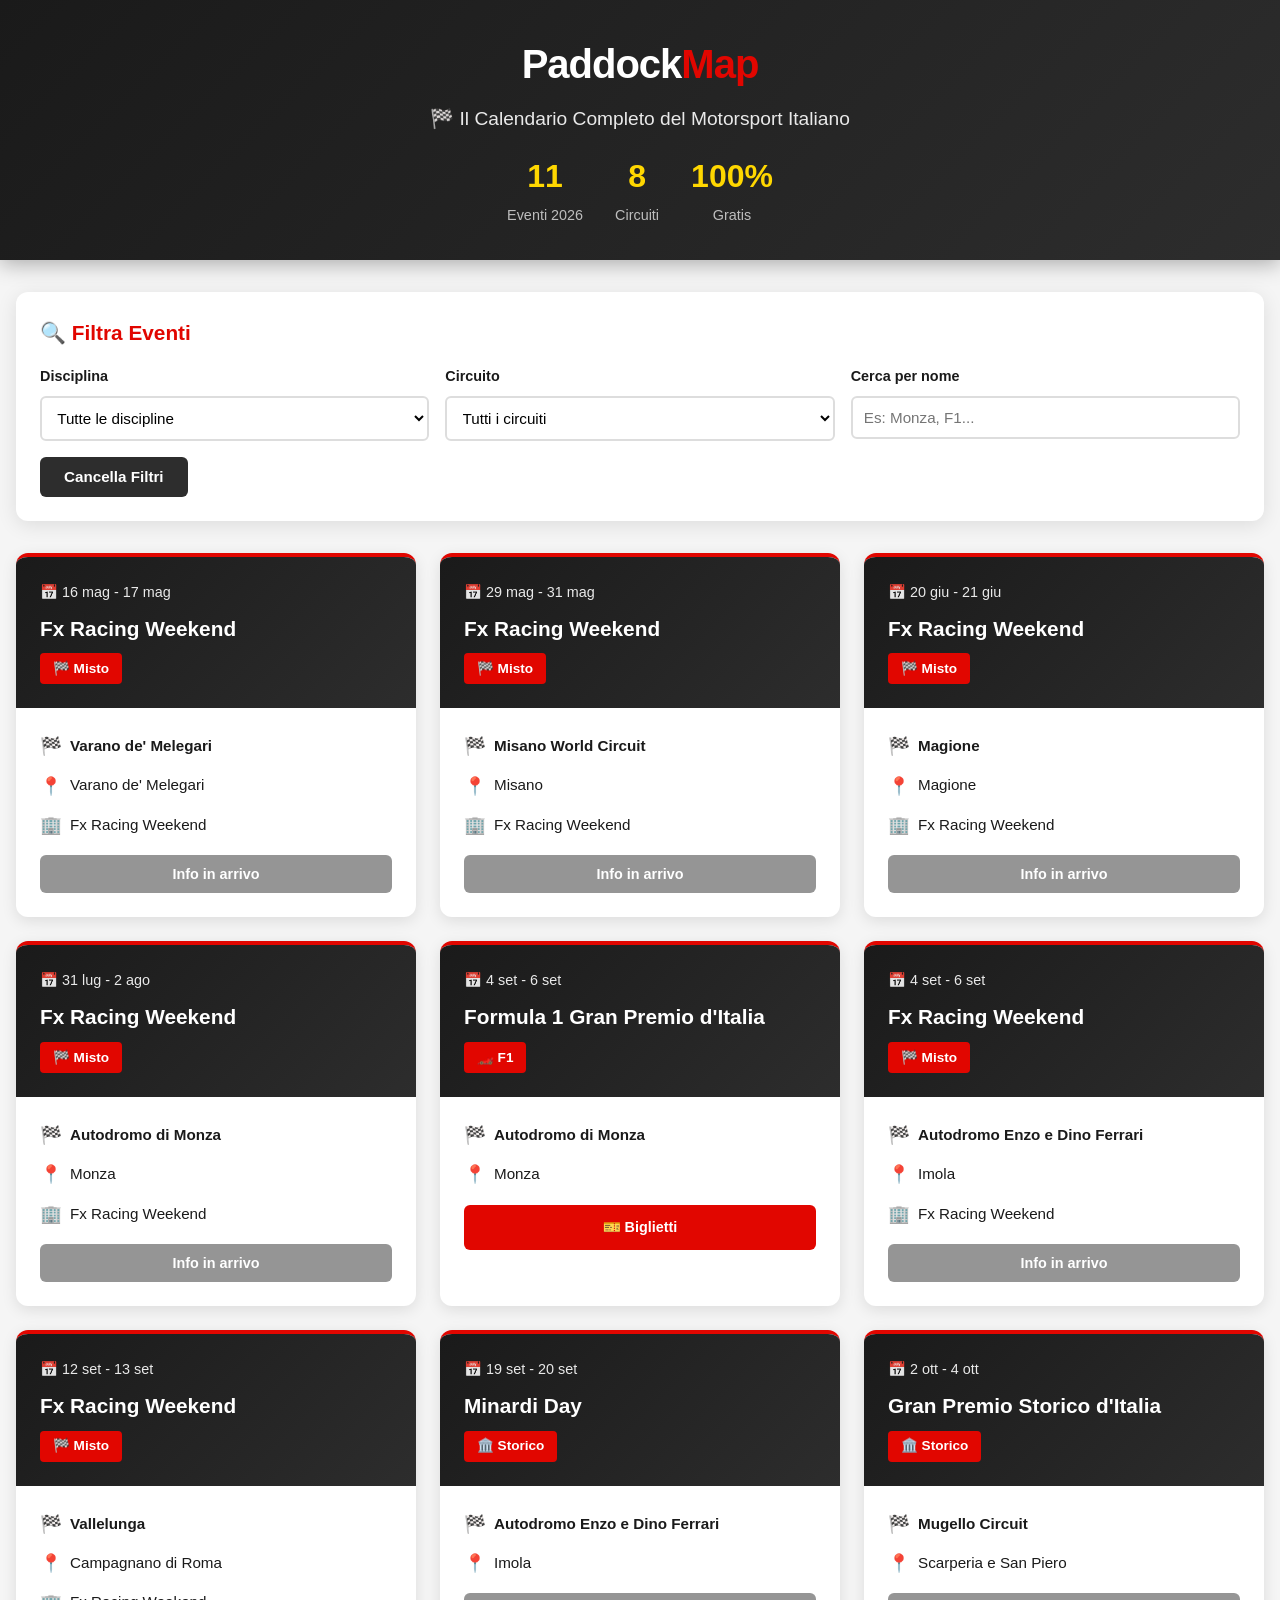
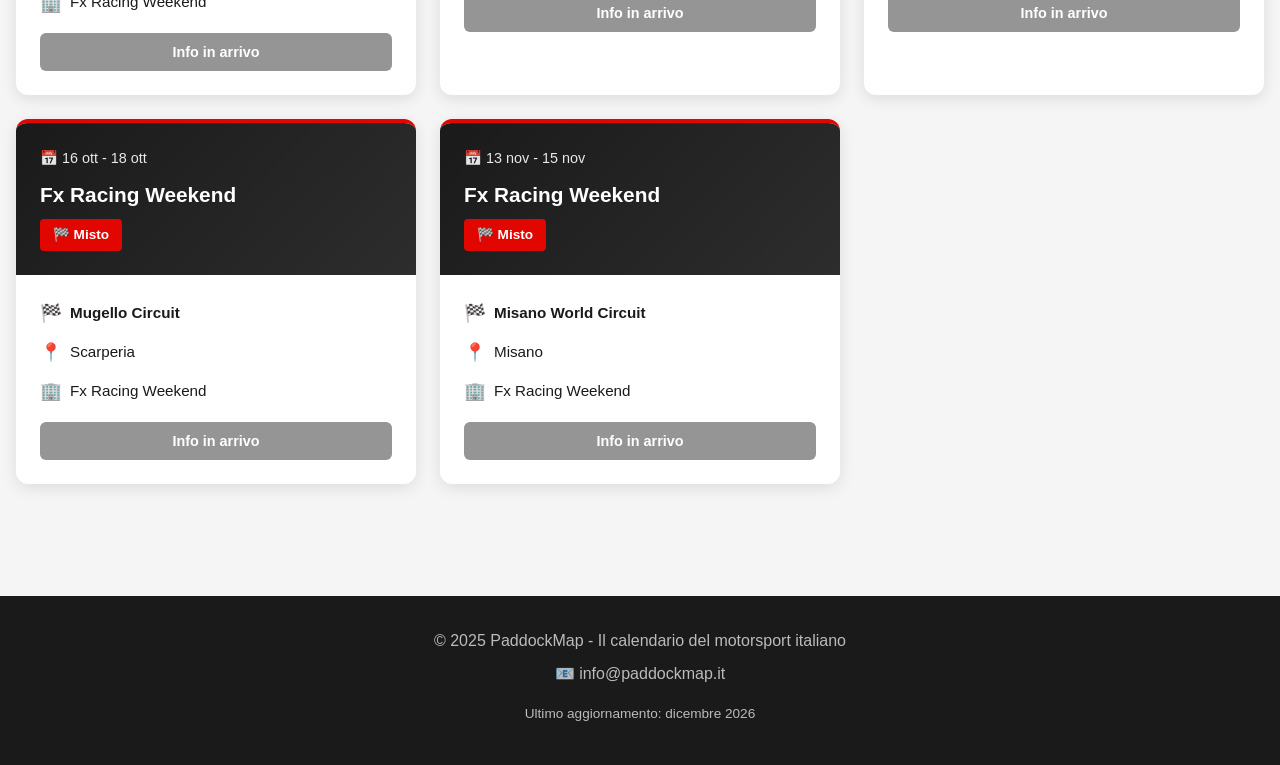
<file: index.html.html>
<!DOCTYPE html>
<html lang="it">
<head>
    <meta charset="UTF-8">
    <meta name="viewport" content="width=device-width, initial-scale=1.0">
    <title>PaddockMap - Calendario Eventi Motorsport Italia 2025-2026</title>
    <meta name="description" content="Scopri tutti gli eventi motorsport in Italia: F1, MotoGP, Rally, Kart, Trackday. Calendario completo 2025-2026 con date, circuiti e biglietti.">
    
    <style>
        * {
            margin: 0;
            padding: 0;
            box-sizing: border-box;
        }

        :root {
            --racing-red: #E10600;
            --carbon-black: #1a1a1a;
            --track-gray: #2d2d2d;
            --checkered: #f5f5f5;
            --speed-yellow: #FFD700;
            --white: #ffffff;
        }

        body {
            font-family: -apple-system, BlinkMacSystemFont, 'Segoe UI', Roboto, 'Helvetica Neue', Arial, sans-serif;
            line-height: 1.6;
            color: var(--carbon-black);
            background: var(--checkered);
        }

        /* Header */
        .header {
            background: linear-gradient(135deg, var(--carbon-black) 0%, var(--track-gray) 100%);
            color: var(--white);
            padding: 2rem 1rem;
            text-align: center;
            box-shadow: 0 4px 20px rgba(0, 0, 0, 0.3);
            position: sticky;
            top: 0;
            z-index: 100;
        }

        .logo {
            font-size: 2.5rem;
            font-weight: 900;
            margin-bottom: 0.5rem;
            letter-spacing: -1px;
        }

        .logo span {
            color: var(--racing-red);
        }

        .tagline {
            font-size: 1.2rem;
            color: rgba(255, 255, 255, 0.9);
            font-weight: 300;
        }

        .stats-bar {
            display: flex;
            justify-content: center;
            gap: 2rem;
            margin-top: 1rem;
            flex-wrap: wrap;
        }

        .stat {
            text-align: center;
        }

        .stat-number {
            font-size: 2rem;
            font-weight: 900;
            color: var(--speed-yellow);
            display: block;
        }

        .stat-label {
            font-size: 0.9rem;
            color: rgba(255, 255, 255, 0.7);
        }

        /* Container */
        .container {
            max-width: 1400px;
            margin: 0 auto;
            padding: 2rem 1rem;
        }

        /* Filters */
        .filters {
            background: white;
            padding: 1.5rem;
            border-radius: 12px;
            box-shadow: 0 4px 20px rgba(0, 0, 0, 0.1);
            margin-bottom: 2rem;
        }

        .filters h3 {
            color: var(--racing-red);
            margin-bottom: 1rem;
            font-size: 1.3rem;
        }

        .filter-grid {
            display: grid;
            grid-template-columns: repeat(auto-fit, minmax(200px, 1fr));
            gap: 1rem;
        }

        .filter-group label {
            display: block;
            margin-bottom: 0.5rem;
            font-weight: 600;
            color: var(--carbon-black);
            font-size: 0.9rem;
        }

        .filter-group select,
        .filter-group input {
            width: 100%;
            padding: 0.7rem;
            border: 2px solid #ddd;
            border-radius: 6px;
            font-size: 0.95rem;
            background: white;
        }

        .filter-group select:focus,
        .filter-group input:focus {
            outline: none;
            border-color: var(--racing-red);
        }

        .reset-filters {
            margin-top: 1rem;
            padding: 0.7rem 1.5rem;
            background: var(--track-gray);
            color: white;
            border: none;
            border-radius: 6px;
            cursor: pointer;
            font-size: 0.95rem;
            font-weight: 600;
        }

        .reset-filters:hover {
            background: var(--carbon-black);
        }

        /* Events Grid */
        .events-grid {
            display: grid;
            grid-template-columns: repeat(auto-fill, minmax(350px, 1fr));
            gap: 1.5rem;
            margin-bottom: 2rem;
        }

        .event-card {
            background: white;
            border-radius: 12px;
            overflow: hidden;
            box-shadow: 0 4px 15px rgba(0, 0, 0, 0.1);
            transition: transform 0.3s, box-shadow 0.3s;
            border-top: 4px solid var(--racing-red);
        }

        .event-card:hover {
            transform: translateY(-5px);
            box-shadow: 0 8px 25px rgba(0, 0, 0, 0.15);
        }

        .event-header {
            background: linear-gradient(135deg, var(--carbon-black) 0%, var(--track-gray) 100%);
            color: white;
            padding: 1.5rem;
        }

        .event-date {
            font-size: 0.9rem;
            opacity: 0.9;
            margin-bottom: 0.5rem;
        }

        .event-title {
            font-size: 1.3rem;
            font-weight: 700;
            margin-bottom: 0.5rem;
        }

        .event-discipline {
            display: inline-block;
            background: var(--racing-red);
            color: white;
            padding: 0.3rem 0.8rem;
            border-radius: 4px;
            font-size: 0.85rem;
            font-weight: 600;
        }

        .event-body {
            padding: 1.5rem;
        }

        .event-info {
            margin-bottom: 1rem;
        }

        .info-row {
            display: flex;
            align-items: center;
            margin-bottom: 0.7rem;
            font-size: 0.95rem;
        }

        .info-icon {
            margin-right: 0.5rem;
            font-size: 1.1rem;
        }

        .event-actions {
            display: flex;
            gap: 0.5rem;
            margin-top: 1rem;
        }

        .btn {
            flex: 1;
            padding: 0.7rem 1rem;
            border-radius: 6px;
            text-decoration: none;
            text-align: center;
            font-weight: 600;
            font-size: 0.9rem;
            transition: all 0.3s;
            border: none;
            cursor: pointer;
        }

        .btn-primary {
            background: var(--racing-red);
            color: white;
        }

        .btn-primary:hover {
            background: #c00500;
        }

        .btn-secondary {
            background: var(--track-gray);
            color: white;
        }

        .btn-secondary:hover {
            background: var(--carbon-black);
        }

        .no-events {
            text-align: center;
            padding: 3rem;
            background: white;
            border-radius: 12px;
            box-shadow: 0 4px 20px rgba(0, 0, 0, 0.1);
        }

        .no-events h3 {
            color: var(--carbon-black);
            margin-bottom: 1rem;
        }

        .no-events p {
            color: #666;
        }

        /* Footer */
        footer {
            background: var(--carbon-black);
            color: white;
            padding: 2rem 1rem;
            text-align: center;
            margin-top: 3rem;
        }

        footer p {
            opacity: 0.7;
            margin-bottom: 0.5rem;
        }

        /* Responsive */
        @media (max-width: 768px) {
            .logo {
                font-size: 2rem;
            }

            .events-grid {
                grid-template-columns: 1fr;
            }

            .filter-grid {
                grid-template-columns: 1fr;
            }
        }

        /* Loading */
        .loading {
            text-align: center;
            padding: 2rem;
            color: #999;
        }
    </style>
</head>
<body>
    <!-- Header -->
    <header class="header">
        <div class="logo">Paddock<span>Map</span></div>
        <p class="tagline">🏁 Il Calendario Completo del Motorsport Italiano</p>
        
        <div class="stats-bar">
            <div class="stat">
                <span class="stat-number" id="totalEvents">11</span>
                <span class="stat-label">Eventi 2026</span>
            </div>
            <div class="stat">
                <span class="stat-number">8</span>
                <span class="stat-label">Circuiti</span>
            </div>
            <div class="stat">
                <span class="stat-number">100%</span>
                <span class="stat-label">Gratis</span>
            </div>
        </div>
    </header>

    <!-- Main Content -->
    <div class="container">
        
        <!-- Filters -->
        <section class="filters">
            <h3>🔍 Filtra Eventi</h3>
            <div class="filter-grid">
                <div class="filter-group">
                    <label for="filterDiscipline">Disciplina</label>
                    <select id="filterDiscipline">
                        <option value="">Tutte le discipline</option>
                        <option value="F1">F1</option>
                        <option value="Misto">Misto / Track Day</option>
                        <option value="Storico">Auto Storiche</option>
                    </select>
                </div>
                <div class="filter-group">
                    <label for="filterCircuit">Circuito</label>
                    <select id="filterCircuit">
                        <option value="">Tutti i circuiti</option>
                    </select>
                </div>
                <div class="filter-group">
                    <label for="filterSearch">Cerca per nome</label>
                    <input type="text" id="filterSearch" placeholder="Es: Monza, F1...">
                </div>
            </div>
            <button class="reset-filters" onclick="resetFilters()">Cancella Filtri</button>
        </section>

        <!-- Events Grid -->
        <div id="eventsContainer" class="events-grid">
            <div class="loading">Caricamento eventi...</div>
        </div>

    </div>

    <!-- Footer -->
    <footer>
        <p>&copy; 2025 PaddockMap - Il calendario del motorsport italiano</p>
        <p>📧 info@paddockmap.it</p>
        <p style="margin-top: 1rem; font-size: 0.85rem;">
            Ultimo aggiornamento: <span id="lastUpdate">Aprile 2025</span>
        </p>
    </footer>

    <script>
        // DATI EVENTI - AGGIORNA QUESTA SEZIONE QUANDO HAI NUOVI EVENTI
        const eventsData = [
            {
                titolo: "Fx Racing Weekend",
                dataInizio: "2026-05-16",
                dataFine: "2026-05-17",
                disciplina: "Misto",
                circuito: "Varano de' Melegari",
                citta: "Varano de' Melegari",
                linkBiglietti: "",
                linkInfo: "",
                organizzatore: "Fx Racing Weekend"
            },
            {
                titolo: "Fx Racing Weekend",
                dataInizio: "2026-05-29",
                dataFine: "2026-05-31",
                disciplina: "Misto",
                circuito: "Misano World Circuit",
                citta: "Misano",
                linkBiglietti: "",
                linkInfo: "",
                organizzatore: "Fx Racing Weekend"
            },
            {
                titolo: "Fx Racing Weekend",
                dataInizio: "2026-06-20",
                dataFine: "2026-06-21",
                disciplina: "Misto",
                circuito: "Magione",
                citta: "Magione",
                linkBiglietti: "",
                linkInfo: "",
                organizzatore: "Fx Racing Weekend"
            },
            {
                titolo: "Fx Racing Weekend",
                dataInizio: "2026-07-31",
                dataFine: "2026-08-02",
                disciplina: "Misto",
                circuito: "Autodromo di Monza",
                citta: "Monza",
                linkBiglietti: "",
                linkInfo: "",
                organizzatore: "Fx Racing Weekend"
            },
            {
                titolo: "Formula 1 Gran Premio d'Italia",
                dataInizio: "2026-09-04",
                dataFine: "2026-09-06",
                disciplina: "F1",
                circuito: "Autodromo di Monza",
                citta: "Monza",
                linkBiglietti: "https://tickets.formula1.com",
                linkInfo: "",
                organizzatore: ""
            },
            {
                titolo: "Fx Racing Weekend",
                dataInizio: "2026-09-04",
                dataFine: "2026-09-06",
                disciplina: "Misto",
                circuito: "Autodromo Enzo e Dino Ferrari",
                citta: "Imola",
                linkBiglietti: "",
                linkInfo: "",
                organizzatore: "Fx Racing Weekend"
            },
            {
                titolo: "Fx Racing Weekend",
                dataInizio: "2026-09-12",
                dataFine: "2026-09-13",
                disciplina: "Misto",
                circuito: "Vallelunga",
                citta: "Campagnano di Roma",
                linkBiglietti: "",
                linkInfo: "",
                organizzatore: "Fx Racing Weekend"
            },
            {
                titolo: "Minardi Day",
                dataInizio: "2026-09-19",
                dataFine: "2026-09-20",
                disciplina: "Storico",
                circuito: "Autodromo Enzo e Dino Ferrari",
                citta: "Imola",
                linkBiglietti: "",
                linkInfo: "",
                organizzatore: ""
            },
            {
                titolo: "Gran Premio Storico d'Italia",
                dataInizio: "2026-10-02",
                dataFine: "2026-10-04",
                disciplina: "Storico",
                circuito: "Mugello Circuit",
                citta: "Scarperia e San Piero",
                linkBiglietti: "",
                linkInfo: "",
                organizzatore: ""
            },
            {
                titolo: "Fx Racing Weekend",
                dataInizio: "2026-10-16",
                dataFine: "2026-10-18",
                disciplina: "Misto",
                circuito: "Mugello Circuit",
                citta: "Scarperia",
                linkBiglietti: "",
                linkInfo: "",
                organizzatore: "Fx Racing Weekend"
            },
            {
                titolo: "Fx Racing Weekend",
                dataInizio: "2026-11-13",
                dataFine: "2026-11-15",
                disciplina: "Misto",
                circuito: "Misano World Circuit",
                citta: "Misano",
                linkBiglietti: "",
                linkInfo: "",
                organizzatore: "Fx Racing Weekend"
            }
        ];

        // Funzioni Helper
        function formatDate(dateString) {
            const date = new Date(dateString);
            const options = { day: 'numeric', month: 'long', year: 'numeric' };
            return date.toLocaleDateString('it-IT', options);
        }

        function formatDateShort(dateString) {
            const date = new Date(dateString);
            const day = date.getDate();
            const month = date.toLocaleDateString('it-IT', { month: 'short' });
            return `${day} ${month}`;
        }

        function getDisciplineIcon(disciplina) {
            const icons = {
                'F1': '🏎️',
                'MotoGP': '🏍️',
                'Rally': '🚗',
                'Misto': '🏁',
                'Storico': '🏛️',
                'GT': '🏎️',
                'Kart': '🛺'
            };
            return icons[disciplina] || '🏁';
        }

        // Popola filtri circuiti
        function populateCircuitFilter() {
            const circuits = [...new Set(eventsData.map(e => e.circuito))].sort();
            const select = document.getElementById('filterCircuit');
            
            circuits.forEach(circuit => {
                const option = document.createElement('option');
                option.value = circuit;
                option.textContent = circuit;
                select.appendChild(option);
            });
        }

        // Render eventi
        function renderEvents(events = eventsData) {
            const container = document.getElementById('eventsContainer');
            
            if (events.length === 0) {
                container.innerHTML = `
                    <div class="no-events">
                        <h3>🔍 Nessun evento trovato</h3>
                        <p>Prova a modificare i filtri di ricerca</p>
                    </div>
                `;
                return;
            }

            container.innerHTML = events.map(event => `
                <div class="event-card">
                    <div class="event-header">
                        <div class="event-date">
                            📅 ${formatDateShort(event.dataInizio)}${event.dataFine && event.dataFine !== event.dataInizio ? ' - ' + formatDateShort(event.dataFine) : ''}
                        </div>
                        <div class="event-title">${event.titolo}</div>
                        <span class="event-discipline">${getDisciplineIcon(event.disciplina)} ${event.disciplina}</span>
                    </div>
                    <div class="event-body">
                        <div class="event-info">
                            <div class="info-row">
                                <span class="info-icon">🏁</span>
                                <strong>${event.circuito}</strong>
                            </div>
                            <div class="info-row">
                                <span class="info-icon">📍</span>
                                ${event.citta}
                            </div>
                            ${event.organizzatore ? `
                            <div class="info-row">
                                <span class="info-icon">🏢</span>
                                ${event.organizzatore}
                            </div>
                            ` : ''}
                        </div>
                        <div class="event-actions">
                            ${event.linkBiglietti ? `
                                <a href="${event.linkBiglietti}" target="_blank" class="btn btn-primary">
                                    🎫 Biglietti
                                </a>
                            ` : ''}
                            ${event.linkInfo ? `
                                <a href="${event.linkInfo}" target="_blank" class="btn btn-secondary">
                                    ℹ️ Info
                                </a>
                            ` : ''}
                            ${!event.linkBiglietti && !event.linkInfo ? `
                                <button class="btn btn-secondary" disabled style="opacity: 0.5;">
                                    Info in arrivo
                                </button>
                            ` : ''}
                        </div>
                    </div>
                </div>
            `).join('');

            // Update counter
            document.getElementById('totalEvents').textContent = events.length;
        }

        // Filtri
        function applyFilters() {
            const disciplineFilter = document.getElementById('filterDiscipline').value.toLowerCase();
            const circuitFilter = document.getElementById('filterCircuit').value.toLowerCase();
            const searchFilter = document.getElementById('filterSearch').value.toLowerCase();

            const filtered = eventsData.filter(event => {
                const matchDiscipline = !disciplineFilter || event.disciplina.toLowerCase() === disciplineFilter;
                const matchCircuit = !circuitFilter || event.circuito.toLowerCase() === circuitFilter;
                const matchSearch = !searchFilter || 
                    event.titolo.toLowerCase().includes(searchFilter) ||
                    event.circuito.toLowerCase().includes(searchFilter) ||
                    event.citta.toLowerCase().includes(searchFilter) ||
                    event.disciplina.toLowerCase().includes(searchFilter);

                return matchDiscipline && matchCircuit && matchSearch;
            });

            renderEvents(filtered);
        }

        function resetFilters() {
            document.getElementById('filterDiscipline').value = '';
            document.getElementById('filterCircuit').value = '';
            document.getElementById('filterSearch').value = '';
            renderEvents(eventsData);
        }

        // Event listeners
        document.getElementById('filterDiscipline').addEventListener('change', applyFilters);
        document.getElementById('filterCircuit').addEventListener('change', applyFilters);
        document.getElementById('filterSearch').addEventListener('input', applyFilters);

        // Inizializzazione
        document.addEventListener('DOMContentLoaded', function() {
            populateCircuitFilter();
            renderEvents();
            
            // Update last update date
            const today = new Date();
            document.getElementById('lastUpdate').textContent = today.toLocaleDateString('it-IT', { 
                month: 'long', 
                year: 'numeric' 
            });
        });
    </script>

</body>
</html>
</file>
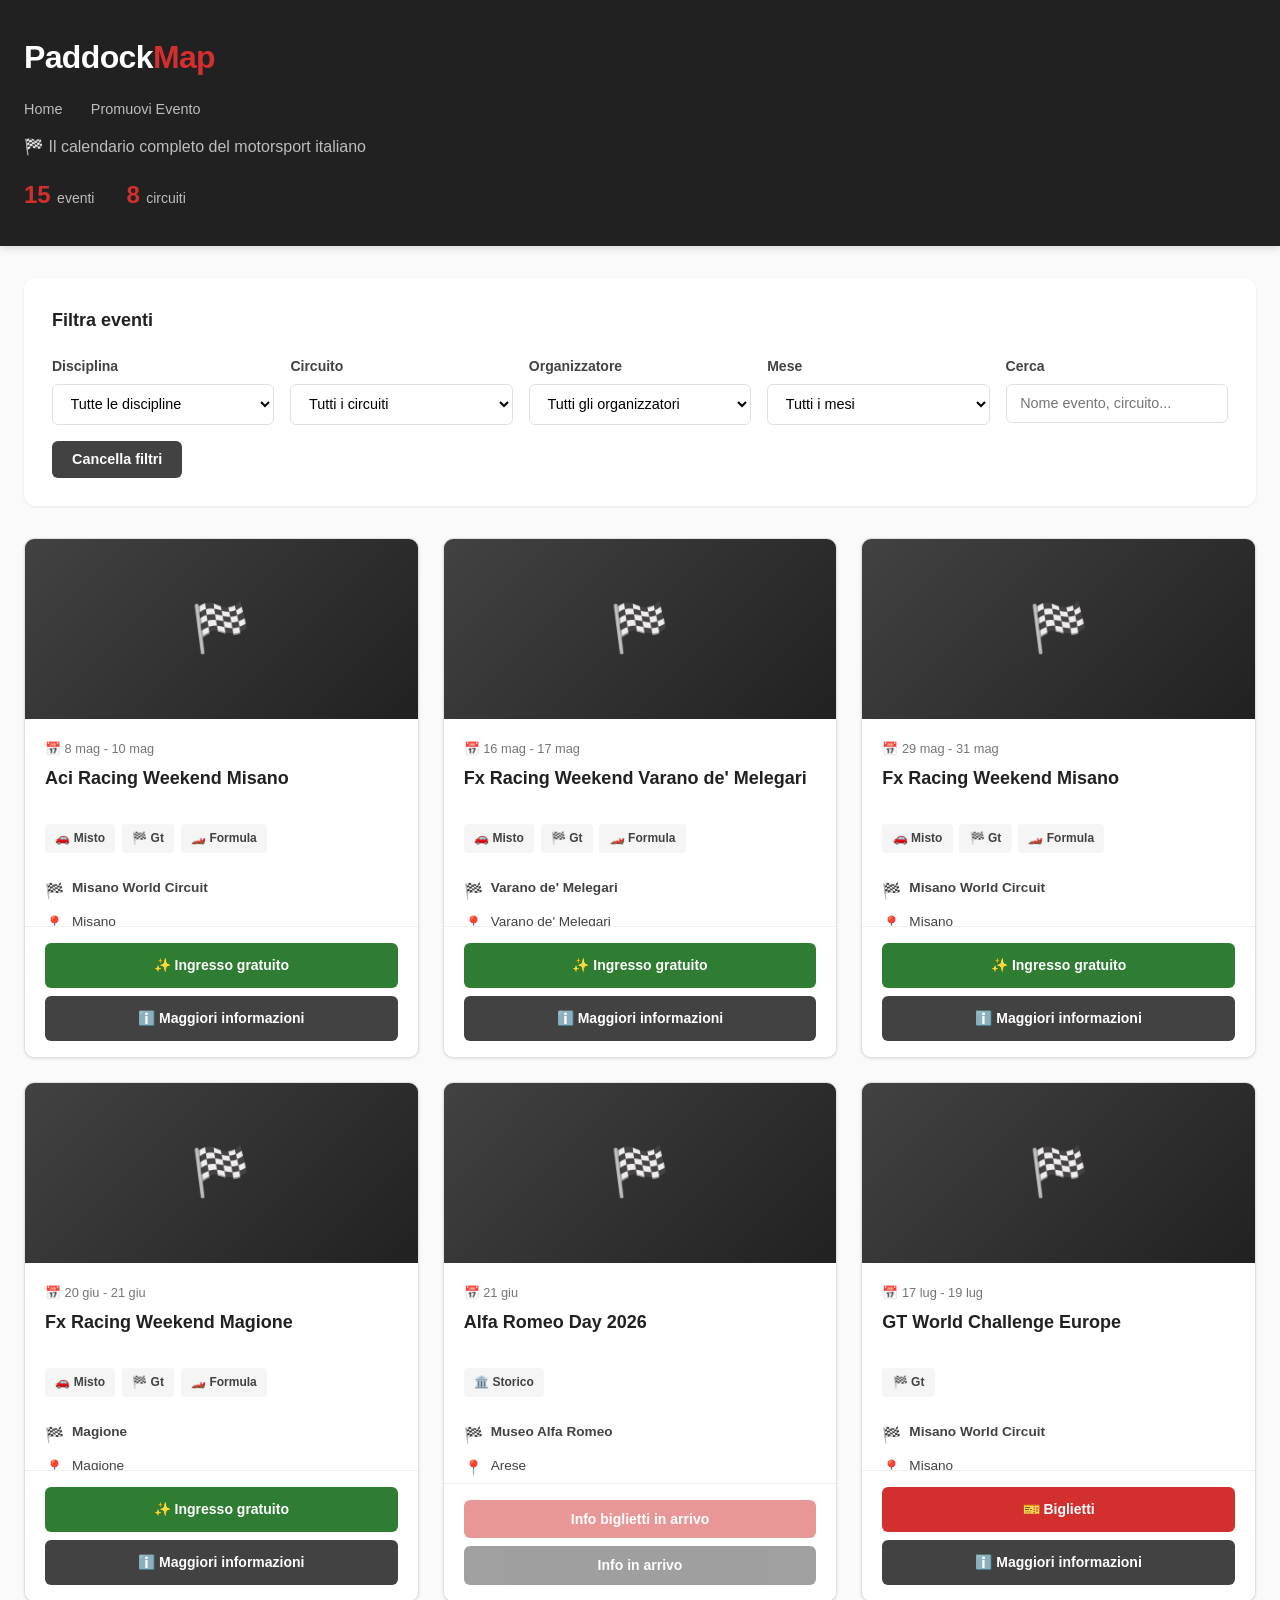
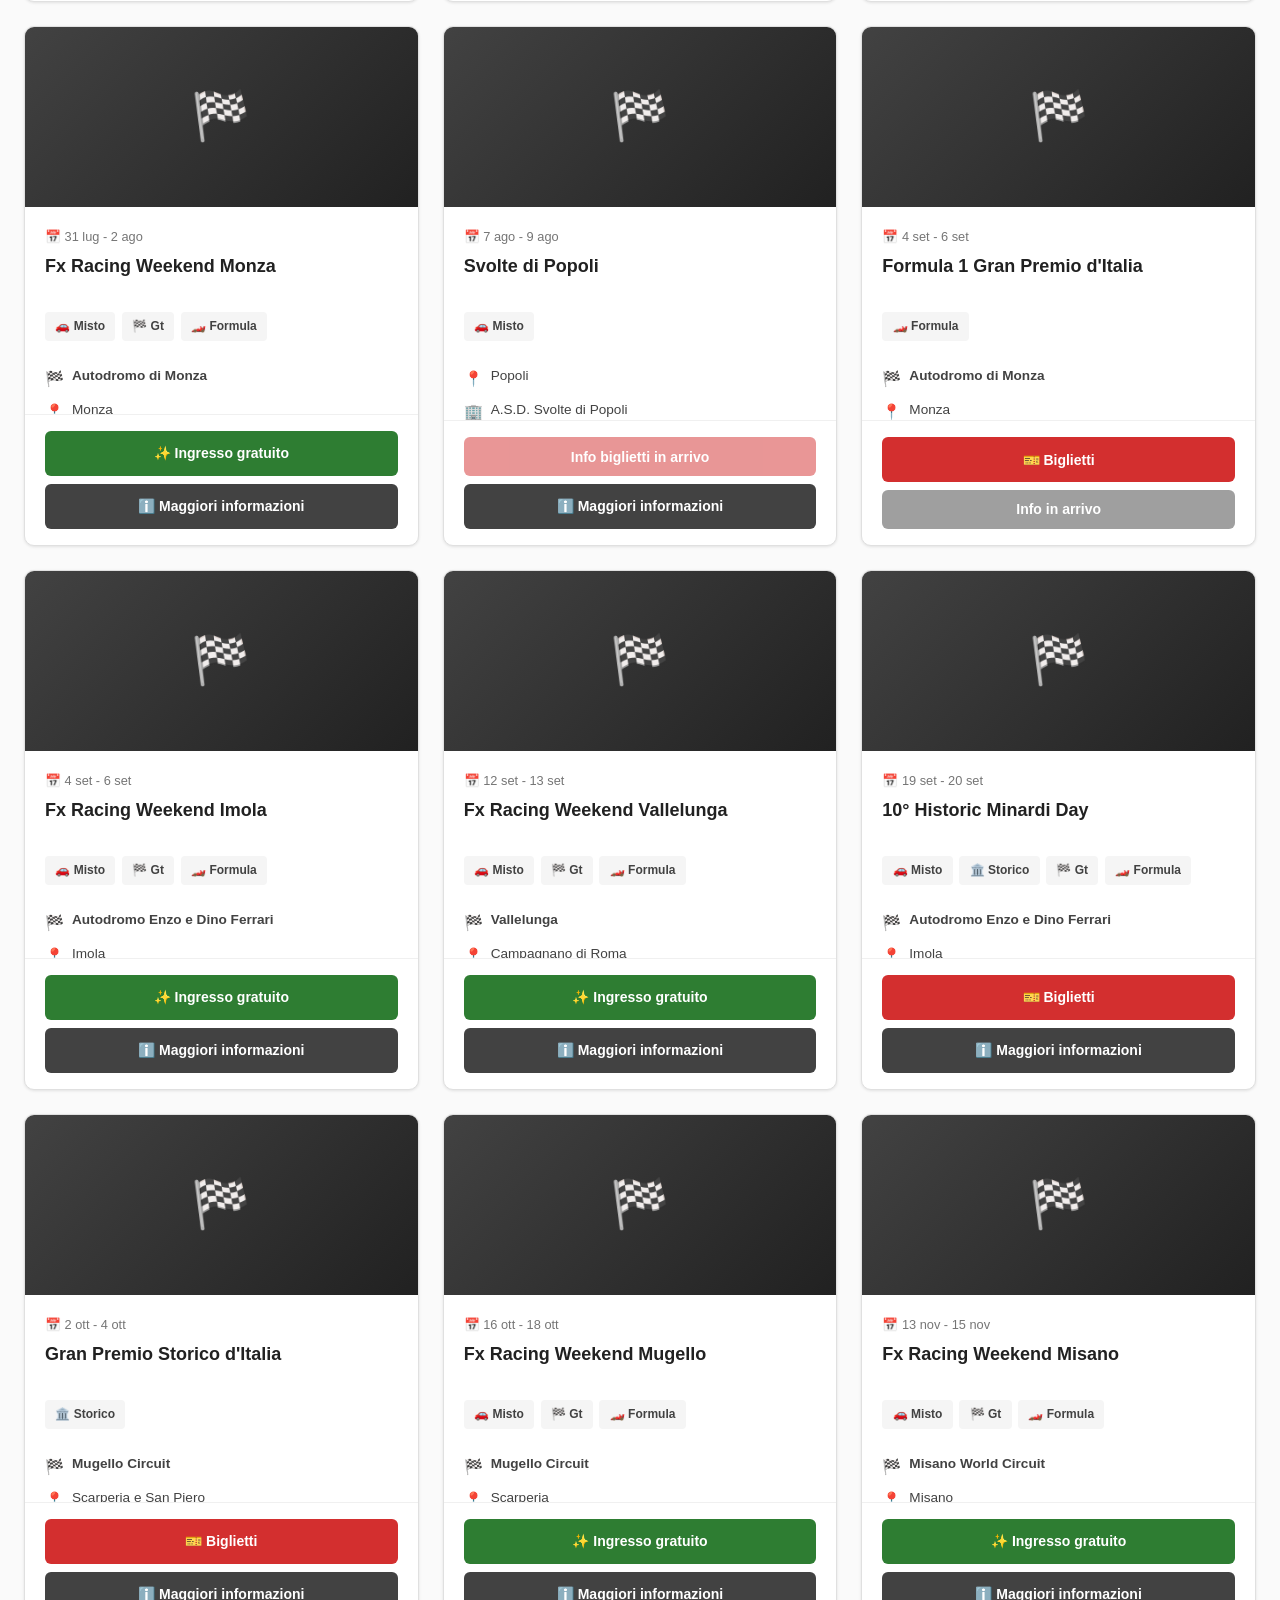
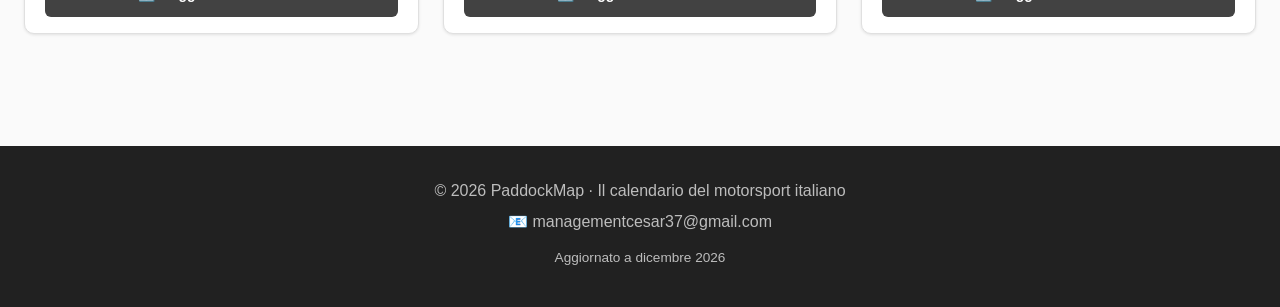
<file: paddockmap-updated.html>
<!DOCTYPE html>
<html lang="it">
<head>
    <meta charset="UTF-8">
    <meta name="viewport" content="width=device-width, initial-scale=1.0">
    <title>PaddockMap - Calendario Eventi Motorsport Italia</title>
    <meta name="description" content="Scopri tutti gli eventi motorsport in Italia: F1, GT, Rally, Kart, Trackday. Calendario completo con date, circuiti e biglietti.">
    
    <style>
        * {
            margin: 0;
            padding: 0;
            box-sizing: border-box;
        }

        :root {
            --racing-red: #d32f2f;
            --dark: #212121;
            --gray-dark: #424242;
            --gray-medium: #757575;
            --gray-light: #bdbdbd;
            --background: #fafafa;
            --white: #ffffff;
            --accent-orange: #ff6f00;
            --accent-green: #2e7d32;
        }

        body {
            font-family: 'Inter', -apple-system, BlinkMacSystemFont, 'Segoe UI', Roboto, sans-serif;
            line-height: 1.6;
            color: var(--dark);
            background: var(--background);
        }

        /* Header con stile più naturale */
        .header {
            background: var(--dark);
            color: var(--white);
            padding: 2rem 1.5rem;
            position: sticky;
            top: 0;
            z-index: 100;
            transition: padding 0.25s ease-out;
            box-shadow: 0 2px 8px rgba(0,0,0,0.15);
        }

        .header-content {
            max-width: 1400px;
            margin: 0 auto;
        }

        .logo {
            font-size: 2rem;
            font-weight: 800;
            margin-bottom: 0.3rem;
            letter-spacing: -0.02em;
            transition: font-size 0.25s ease-out;
        }

        .logo span {
            color: var(--racing-red);
            font-weight: 900;
        }

        .nav-menu {
            margin: 0.8rem 0;
            transition: all 0.25s ease-out;
        }

        .nav-menu a {
            color: var(--gray-light);
            text-decoration: none;
            margin-right: 1.5rem;
            font-weight: 500;
            font-size: 0.9rem;
            transition: color 0.2s;
        }

        .nav-menu a:hover {
            color: var(--white);
        }

        .tagline {
            font-size: 1rem;
            color: var(--gray-light);
            font-weight: 400;
            margin-bottom: 1rem;
            transition: all 0.25s ease-out;
        }

        .stats-bar {
            display: flex;
            gap: 2rem;
            flex-wrap: wrap;
            transition: all 0.25s ease-out;
        }

        .stat {
            display: flex;
            align-items: baseline;
            gap: 0.4rem;
        }

        .stat-number {
            font-size: 1.5rem;
            font-weight: 700;
            color: var(--racing-red);
        }

        .stat-label {
            font-size: 0.875rem;
            color: var(--gray-light);
            font-weight: 400;
        }

        /* Container */
        .container {
            max-width: 1400px;
            margin: 0 auto;
            padding: 2rem 1.5rem;
        }

        /* Filters */
        .filters {
            background: var(--white);
            padding: 1.75rem;
            border-radius: 12px;
            box-shadow: 0 1px 3px rgba(0, 0, 0, 0.08);
            margin-bottom: 2rem;
        }

        .filters h3 {
            color: var(--dark);
            margin-bottom: 1.25rem;
            font-size: 1.125rem;
            font-weight: 700;
        }

        .filter-grid {
            display: grid;
            grid-template-columns: repeat(auto-fit, minmax(200px, 1fr));
            gap: 1rem;
        }

        .filter-group label {
            display: block;
            margin-bottom: 0.4rem;
            font-weight: 600;
            color: var(--gray-dark);
            font-size: 0.875rem;
        }

        .filter-group select,
        .filter-group input {
            width: 100%;
            padding: 0.65rem 0.85rem;
            border: 1.5px solid #e0e0e0;
            border-radius: 6px;
            font-size: 0.9rem;
            background: var(--white);
            transition: all 0.2s;
            font-family: inherit;
        }

        .filter-group select:hover,
        .filter-group input:hover {
            border-color: var(--gray-medium);
        }

        .filter-group select:focus,
        .filter-group input:focus {
            outline: none;
            border-color: var(--racing-red);
            box-shadow: 0 0 0 3px rgba(211, 47, 47, 0.1);
        }

        .reset-filters {
            margin-top: 1rem;
            padding: 0.65rem 1.25rem;
            background: var(--gray-dark);
            color: white;
            border: none;
            border-radius: 6px;
            cursor: pointer;
            font-size: 0.9rem;
            font-weight: 600;
            transition: all 0.2s;
            font-family: inherit;
        }

        .reset-filters:hover {
            background: var(--dark);
        }

        /* Events Grid - DIMENSIONI FISSE */
        .events-grid {
            display: grid;
            grid-template-columns: repeat(auto-fill, minmax(340px, 1fr));
            gap: 1.5rem;
            margin-bottom: 2rem;
        }

        .event-card {
            background: var(--white);
            border-radius: 10px;
            overflow: hidden;
            box-shadow: 0 1px 3px rgba(0, 0, 0, 0.1);
            transition: all 0.25s ease;
            border: 1px solid #e0e0e0;
            display: flex;
            flex-direction: column;
            height: 520px; /* ALTEZZA FISSA */
        }

        .event-card:hover {
            transform: translateY(-3px);
            box-shadow: 0 8px 16px rgba(0, 0, 0, 0.12);
        }

        /* Immagine evento - ALTEZZA FISSA */
        .event-image-container {
            width: 100%;
            height: 180px;
            overflow: hidden;
            background: linear-gradient(135deg, #e0e0e0 0%, #f5f5f5 100%);
            flex-shrink: 0;
        }

        .event-image {
            width: 100%;
            height: 100%;
            object-fit: cover;
        }

        .event-image.placeholder {
            display: flex;
            align-items: center;
            justify-content: center;
            font-size: 3rem;
            background: linear-gradient(135deg, var(--gray-dark) 0%, var(--dark) 100%);
        }

        .event-header {
            padding: 1.25rem 1.25rem 0.75rem 1.25rem;
            flex-shrink: 0;
        }

        .event-date {
            font-size: 0.8rem;
            color: var(--gray-medium);
            margin-bottom: 0.5rem;
            font-weight: 500;
            display: flex;
            align-items: center;
            gap: 0.3rem;
        }

        .event-title {
            font-size: 1.125rem;
            font-weight: 700;
            margin-bottom: 0.65rem;
            color: var(--dark);
            line-height: 1.3;
            display: -webkit-box;
            -webkit-line-clamp: 2;
            -webkit-box-orient: vertical;
            overflow: hidden;
            min-height: 2.6em;
        }

        .event-disciplines {
            display: flex;
            flex-wrap: wrap;
            gap: 0.4rem;
        }

        .event-discipline {
            display: inline-flex;
            align-items: center;
            gap: 0.3rem;
            background: #f5f5f5;
            color: var(--gray-dark);
            padding: 0.3rem 0.65rem;
            border-radius: 4px;
            font-size: 0.75rem;
            font-weight: 600;
        }

        /* Icone personalizzate */
        .discipline-icon {
            width: 16px;
            height: 16px;
            object-fit: contain;
        }

        .event-body {
            padding: 0 1.25rem;
            flex: 1;
            display: flex;
            flex-direction: column;
            overflow: hidden;
        }

        .event-info {
            margin-top: 0.75rem;
            flex: 1;
            overflow: hidden;
        }

        .info-row {
            display: flex;
            align-items: flex-start;
            margin-bottom: 0.5rem;
            font-size: 0.85rem;
            color: var(--gray-dark);
        }

        .info-icon {
            margin-right: 0.5rem;
            font-size: 0.95rem;
            margin-top: 0.1rem;
            flex-shrink: 0;
        }

        .free-badge {
            display: inline-flex;
            align-items: center;
            gap: 0.3rem;
            background: var(--accent-green);
            color: white;
            padding: 0.35rem 0.7rem;
            border-radius: 4px;
            font-weight: 600;
            font-size: 0.8rem;
            margin-top: 0.4rem;
        }

        /* BOTTONI CON DIMENSIONI FISSE IN BASSO */
        .event-actions {
            padding: 1rem 1.25rem;
            display: flex;
            flex-direction: column;
            gap: 0.5rem;
            flex-shrink: 0;
            border-top: 1px solid #f0f0f0;
            margin-top: auto;
        }

        .btn {
            width: 100%;
            padding: 0.7rem 1rem;
            border-radius: 6px;
            text-decoration: none;
            text-align: center;
            font-weight: 600;
            font-size: 0.875rem;
            transition: all 0.2s;
            border: none;
            cursor: pointer;
            font-family: inherit;
            display: flex;
            align-items: center;
            justify-content: center;
            gap: 0.4rem;
        }

        .btn-primary {
            background: var(--racing-red);
            color: white;
        }

        .btn-primary:hover {
            background: #c62828;
        }

        .btn-secondary {
            background: var(--gray-dark);
            color: white;
        }

        .btn-secondary:hover {
            background: var(--dark);
        }

        .btn:disabled {
            opacity: 0.5;
            cursor: not-allowed;
        }

        .no-events {
            text-align: center;
            padding: 3rem 2rem;
            background: var(--white);
            border-radius: 10px;
            box-shadow: 0 1px 3px rgba(0, 0, 0, 0.08);
        }

        .no-events h3 {
            color: var(--dark);
            margin-bottom: 0.5rem;
        }

        .no-events p {
            color: var(--gray-medium);
        }

        /* Footer */
        footer {
            background: var(--dark);
            color: var(--gray-light);
            padding: 2rem 1.5rem;
            margin-top: 3rem;
        }

        footer p {
            margin-bottom: 0.4rem;
            text-align: center;
        }

        /* Responsive */
        @media (max-width: 768px) {
            .logo {
                font-size: 1.6rem;
            }

            .events-grid {
                grid-template-columns: 1fr;
            }

            .filter-grid {
                grid-template-columns: 1fr;
            }

            .stats-bar {
                gap: 1.5rem;
            }

            .event-card {
                height: auto;
                min-height: 500px;
            }
        }

        /* Loading */
        .loading {
            text-align: center;
            padding: 3rem;
            color: var(--gray-medium);
        }
    </style>
</head>
<body>
    <!-- Header -->
    <header class="header" id="mainHeader">
        <div class="header-content">
            <div class="logo">Paddock<span>Map</span></div>
            <nav class="nav-menu">
                <a href="index.html">Home</a>
                <a href="contatti.html">Promuovi Evento</a>
            </nav>
            <p class="tagline">🏁 Il calendario completo del motorsport italiano</p>
            
            <div class="stats-bar">
                <div class="stat">
                    <span class="stat-number" id="totalEvents">15</span>
                    <span class="stat-label">eventi</span>
                </div>
                <div class="stat">
                    <span class="stat-number">8</span>
                    <span class="stat-label">circuiti</span>
                </div>
            </div>
        </div>
    </header>

    <!-- Main Content -->
    <div class="container">
        
        <!-- Filters -->
        <section class="filters">
            <h3>Filtra eventi</h3>
            <div class="filter-grid">
                <div class="filter-group">
                    <label for="filterDiscipline">Disciplina</label>
                    <select id="filterDiscipline">
                        <option value="">Tutte le discipline</option>
                        <option value="Formula">Formula</option>
                        <option value="Misto">Misto</option>
                        <option value="Storico">Auto Storiche/Revival</option>
                        <option value="Gt">Gran Turismo (GT)</option>
                    </select>
                </div>
                <div class="filter-group">
                    <label for="filterCircuit">Circuito</label>
                    <select id="filterCircuit">
                        <option value="">Tutti i circuiti</option>
                    </select>
                </div>
                <div class="filter-group">
                    <label for="filterOrganizer">Organizzatore</label>
                    <select id="filterOrganizer">
                        <option value="">Tutti gli organizzatori</option>
                    </select>
                </div>
                <div class="filter-group">
                    <label for="filterMonth">Mese</label>
                    <select id="filterMonth">
                        <option value="">Tutti i mesi</option>
                        <option value="01">Gennaio</option>
                        <option value="02">Febbraio</option>
                        <option value="03">Marzo</option>
                        <option value="04">Aprile</option>
                        <option value="05">Maggio</option>
                        <option value="06">Giugno</option>
                        <option value="07">Luglio</option>
                        <option value="08">Agosto</option>
                        <option value="09">Settembre</option>
                        <option value="10">Ottobre</option>
                        <option value="11">Novembre</option>
                        <option value="12">Dicembre</option>
                    </select>
                </div>
                <div class="filter-group">
                    <label for="filterSearch">Cerca</label>
                    <input type="text" id="filterSearch" placeholder="Nome evento, circuito...">
                </div>
            </div>
            <button class="reset-filters" onclick="resetFilters()">Cancella filtri</button>
        </section>

        <!-- Events Grid -->
        <div id="eventsContainer" class="events-grid">
            <div class="loading">Caricamento eventi...</div>
        </div>

    </div>

    <!-- Footer -->
    <footer>
        <p>&copy; 2026 PaddockMap · Il calendario del motorsport italiano</p>
        <p>📧 managementcesar37@gmail.com</p>
        <p style="margin-top: 0.75rem; font-size: 0.85rem;">
            Aggiornato a <span id="lastUpdate">aprile 2026</span>
        </p>
    </footer>

    <script>
        // SCROLL HEADER ANIMATION
        window.addEventListener('scroll', () => {
            const header = document.getElementById('mainHeader');
            const scrollPos = window.pageYOffset;
            const scrollPercent = Math.min(scrollPos / 180, 1);
            
            const padding = 2 - (1.2 * scrollPercent);
            header.style.padding = `${padding}rem 1.5rem`;
            
            const logo = header.querySelector('.logo');
            const logoSize = 2 - (0.5 * scrollPercent);
            logo.style.fontSize = `${logoSize}rem`;
            
            const tagline = header.querySelector('.tagline');
            const statsBar = header.querySelector('.stats-bar');
            const navMenu = header.querySelector('.nav-menu');
            
            tagline.style.opacity = 1 - scrollPercent;
            statsBar.style.opacity = 1 - scrollPercent;
            navMenu.style.opacity = 1 - (scrollPercent * 0.5);
            
            if (scrollPercent >= 0.9) {
                tagline.style.display = 'none';
                statsBar.style.display = 'none';
            } else {
                tagline.style.display = 'block';
                statsBar.style.display = 'flex';
            }
        });

        // CONFIGURAZIONE ICONE PERSONALIZZATE
        // Puoi usare emoji oppure percorsi a file immagine
        const disciplineIcons = {
            'Formula': {
                emoji: '🏎️',
                customIcon: '' // Lascia vuoto per emoji, oppure: 'icons/formula.svg'
            },
            'Gt': {
                emoji: '🏁',
                customIcon: '' // es: 'icons/gt.png'
            },
            'Misto': {
                emoji: '🚗',
                customIcon: ''
            },
            'Storico': {
                emoji: '🏛️',
                customIcon: ''
            }
        };

        // DATI EVENTI - TUTTI I TUOI DATI ORIGINALI MANTENUTI
        const eventsData = [
            {
                titolo: "Fx Racing Weekend Varano de' Melegari",
                dataInizio: "2026-05-16",
                dataFine: "2026-05-17",
                disciplina: ["Misto", "Gt", "Formula"],
                circuito: "Varano de' Melegari",
                citta: "Varano de' Melegari",
                linkBiglietti: "",
                linkInfo: "https://www.formulaxitalianseries.it/",
                organizzatore: "Fx Racing Weekend",
                immagine: "", // es: "images/varano-fx.jpg"
                eventoGratuito: true
            },
            {
                titolo: "Fx Racing Weekend Misano",
                dataInizio: "2026-05-29",
                dataFine: "2026-05-31",
                disciplina: ["Misto", "Gt", "Formula"],
                circuito: "Misano World Circuit",
                citta: "Misano",
                linkBiglietti: "",
                linkInfo: "https://www.formulaxitalianseries.it/",
                organizzatore: "Fx Racing Weekend",
                immagine: "",
                eventoGratuito: true
            },
            {
                titolo: "Fx Racing Weekend Magione",
                dataInizio: "2026-06-20",
                dataFine: "2026-06-21",
                disciplina: ["Misto", "Gt", "Formula"],
                circuito: "Magione",
                citta: "Magione",
                linkBiglietti: "",
                linkInfo: "https://www.formulaxitalianseries.it/",
                organizzatore: "Fx Racing Weekend",
                immagine: "",
                eventoGratuito: true
            },
            {
                titolo: "Alfa Romeo Day 2026",
                dataInizio: "2026-06-21",
                dataFine: "2026-06-21",
                disciplina: ["Storico"],
                circuito: "Museo Alfa Romeo",
                citta: "Arese",
                linkBiglietti: "",
                linkInfo: "",
                organizzatore: "Alfa Romeo",
                immagine: "",
                eventoGratuito: false
            },
            {
                titolo: "Aci Racing Weekend Misano",
                dataInizio: "2026-05-08",
                dataFine: "2026-05-10",
                disciplina: ["Misto", "Gt", "Formula"],
                circuito: "Misano World Circuit",
                citta: "Misano",
                linkBiglietti: "",
                linkInfo: "https://www.misanocircuit.com/events/8a17ae87-de14-4ca0-b734-76e237414acb",
                organizzatore: "Aci",
                immagine: "",
                eventoGratuito: true
            },
            {
                titolo: "GT World Challenge Europe",
                dataInizio: "2026-07-17",
                dataFine: "2026-07-19",
                disciplina: ["Gt"],
                circuito: "Misano World Circuit",
                citta: "Misano",
                linkBiglietti: "https://www.ticketone.it/event/gt-world-challenge-europe-powered-by-aws-misano-world-circuit-20945205/",
                linkInfo: "https://www.gt-world-challenge-europe.com/event/250/misano",
                organizzatore: "SRO Motorsports",
                immagine: "",
                eventoGratuito: false
            },          
            {
                titolo: "Fx Racing Weekend Monza",
                dataInizio: "2026-07-31",
                dataFine: "2026-08-02",
                disciplina: ["Misto", "Gt", "Formula"],
                circuito: "Autodromo di Monza",
                citta: "Monza",
                linkBiglietti: "",
                linkInfo: "https://www.formulaxitalianseries.it/",
                organizzatore: "Fx Racing Weekend",
                immagine: "",
                eventoGratuito: true
            },
            {
                titolo: "Svolte di Popoli",
                dataInizio: "2026-08-07",
                dataFine: "2026-08-09",
                disciplina: ["Misto"],
                circuito: "",
                citta: "Popoli",
                linkBiglietti: "",
                linkInfo: "https://www.svoltedipopoli.it/",
                organizzatore: "A.S.D. Svolte di Popoli",
                immagine: "",
                eventoGratuito: false
            },
            {
                titolo: "Formula 1 Gran Premio d'Italia",
                dataInizio: "2026-09-04",
                dataFine: "2026-09-06",
                disciplina: ["Formula"],
                circuito: "Autodromo di Monza",
                citta: "Monza",
                linkBiglietti: "https://tickets.formula1.com/it/f1-3293-italia",
                linkInfo: "",
                organizzatore: "Formula 1",
                immagine: "",
                eventoGratuito: false
            },
            {
                titolo: "Fx Racing Weekend Imola",
                dataInizio: "2026-09-04",
                dataFine: "2026-09-06",
                disciplina: ["Misto", "Gt", "Formula"],
                circuito: "Autodromo Enzo e Dino Ferrari",
                citta: "Imola",
                linkBiglietti: "",
                linkInfo: "https://www.formulaxitalianseries.it/",
                organizzatore: "Fx Racing Weekend",
                immagine: "",
                eventoGratuito: true
            },
            {
                titolo: "Fx Racing Weekend Vallelunga",
                dataInizio: "2026-09-12",
                dataFine: "2026-09-13",
                disciplina: ["Misto", "Gt", "Formula"],
                circuito: "Vallelunga",
                citta: "Campagnano di Roma",
                linkBiglietti: "",
                linkInfo: "https://www.formulaxitalianseries.it/",
                organizzatore: "Fx Racing Weekend",
                immagine: "",
                eventoGratuito: true
            },
            {
                titolo: "10° Historic Minardi Day",
                dataInizio: "2026-09-19",
                dataFine: "2026-09-20",
                disciplina: ["Misto", "Storico", "Gt", "Formula"],
                circuito: "Autodromo Enzo e Dino Ferrari",
                citta: "Imola",
                linkBiglietti: "https://www.ticketone.it/artist/historic-minardi-day/",
                linkInfo: "https://www.formulaxitalianseries.it/",
                organizzatore: "Minardi",
                immagine: "",
                eventoGratuito: false
            },
            {
                titolo: "Gran Premio Storico d'Italia",
                dataInizio: "2026-10-02",
                dataFine: "2026-10-04",
                disciplina: ["Storico"],
                circuito: "Mugello Circuit",
                citta: "Scarperia e San Piero",
                linkBiglietti: "https://my.weezevent.com/gran-premio-storico-ditalia-2026-1",
                linkInfo: "https://www.granpremiostorico.com/", 
                organizzatore: "Gran Premio Storico d'Italia",
                immagine: "",
                eventoGratuito: false
            },
            {
                titolo: "Fx Racing Weekend Mugello",
                dataInizio: "2026-10-16",
                dataFine: "2026-10-18",
                disciplina: ["Misto", "Gt", "Formula"],
                circuito: "Mugello Circuit",
                citta: "Scarperia",
                linkBiglietti: "",
                linkInfo: "https://www.formulaxitalianseries.it/",
                organizzatore: "Fx Racing Weekend",
                immagine: "",
                eventoGratuito: true
            },
            {
                titolo: "Fx Racing Weekend Misano",
                dataInizio: "2026-11-13",
                dataFine: "2026-11-15",
                disciplina: ["Misto", "Gt", "Formula"],
                circuito: "Misano World Circuit",
                citta: "Misano",
                linkBiglietti: "",
                linkInfo: "https://www.formulaxitalianseries.it/",
                organizzatore: "Fx Racing Weekend",
                immagine: "",
                eventoGratuito: true
            }
        ];

        // Funzioni Helper
        function formatDateShort(dateString) {
            const date = new Date(dateString);
            const day = date.getDate();
            const month = date.toLocaleDateString('it-IT', { month: 'short' });
            return `${day} ${month}`;
        }

        function getDisciplineIcon(disciplina) {
            const config = disciplineIcons[disciplina];
            if (!config) return '🏁';
            
            if (config.customIcon) {
                return `<img src="${config.customIcon}" alt="${disciplina}" class="discipline-icon">`;
            }
            
            return config.emoji;
        }

        // Popola filtri
        function populateCircuitFilter() {
            const circuits = [...new Set(eventsData.map(e => e.circuito).filter(c => c))].sort();
            const select = document.getElementById('filterCircuit');
            
            circuits.forEach(circuit => {
                const option = document.createElement('option');
                option.value = circuit;
                option.textContent = circuit;
                select.appendChild(option);
            });
        }

        function populateOrganizerFilter() {
            const organizers = [...new Set(eventsData.map(e => e.organizzatore).filter(o => o))].sort();
            const select = document.getElementById('filterOrganizer');
            
            organizers.forEach(organizer => {
                const option = document.createElement('option');
                option.value = organizer;
                option.textContent = organizer;
                select.appendChild(option);
            });
        }

        // Render eventi
        function renderEvents(events = eventsData) {
            const container = document.getElementById('eventsContainer');
            
            if (events.length === 0) {
                container.innerHTML = `
                    <div class="no-events">
                        <h3>Nessun evento trovato</h3>
                        <p>Prova a modificare i filtri di ricerca</p>
                    </div>
                `;
                return;
            }

            // ORDINA GLI EVENTI PER DATA
            const sortedEvents = [...events].sort((a, b) => {
                return new Date(a.dataInizio) - new Date(b.dataInizio);
            });

            container.innerHTML = sortedEvents.map(event => {
                // Gestione immagine
                const hasImage = event.immagine && event.immagine.trim() !== '';
                const imageHtml = hasImage 
                    ? `<img src="${event.immagine}" alt="${event.titolo}" class="event-image">`
                    : `<div class="event-image placeholder">🏁</div>`;

                return `
                    <div class="event-card">
                        <div class="event-image-container">
                            ${imageHtml}
                        </div>
                        <div class="event-header">
                            <div class="event-date">
                                📅 ${formatDateShort(event.dataInizio)}${event.dataFine && event.dataFine !== event.dataInizio ? ' - ' + formatDateShort(event.dataFine) : ''}
                            </div>
                            <div class="event-title">${event.titolo}</div>
                            <div class="event-disciplines">
                                ${event.disciplina.map(disc => {
                                    const icon = getDisciplineIcon(disc);
                                    return `<span class="event-discipline">${icon} ${disc}</span>`;
                                }).join('')}
                            </div>
                        </div>
                        <div class="event-body">
                            <div class="event-info">
                                ${event.circuito ? `
                                <div class="info-row">
                                    <span class="info-icon">🏁</span>
                                    <strong>${event.circuito}</strong>
                                </div>
                                ` : ''}
                                <div class="info-row">
                                    <span class="info-icon">📍</span>
                                    <span>${event.citta}</span>
                                </div>
                                ${event.organizzatore ? `
                                <div class="info-row">
                                    <span class="info-icon">🏢</span>
                                    <span>${event.organizzatore}</span>
                                </div>
                                ` : ''}
                            </div>
                        </div>
                        <div class="event-actions">
                            ${event.linkBiglietti ? `
                                <a href="${event.linkBiglietti}" target="_blank" class="btn btn-primary">
                                    🎫 Biglietti
                                </a>
                            ` : event.eventoGratuito ? `
                                <div class="btn btn-primary" style="background: var(--accent-green); cursor: default;">
                                    ✨ Ingresso gratuito
                                </div>
                            ` : `
                                <button class="btn btn-primary" disabled>
                                    Info biglietti in arrivo
                                </button>
                            `}
                            ${event.linkInfo ? `
                                <a href="${event.linkInfo}" target="_blank" class="btn btn-secondary">
                                    ℹ️ Maggiori informazioni
                                </a>
                            ` : `
                                <button class="btn btn-secondary" disabled>
                                    Info in arrivo
                                </button>
                            `}
                        </div>
                    </div>
                `;
            }).join('');

            // Update counter
            document.getElementById('totalEvents').textContent = sortedEvents.length;
        }

        // Filtri
        function applyFilters() {
            const disciplineFilter = document.getElementById('filterDiscipline').value.toLowerCase();
            const circuitFilter = document.getElementById('filterCircuit').value.toLowerCase();
            const organizerFilter = document.getElementById('filterOrganizer').value.toLowerCase();
            const monthFilter = document.getElementById('filterMonth').value;
            const searchFilter = document.getElementById('filterSearch').value.toLowerCase();

            const filtered = eventsData.filter(event => {
                const matchDiscipline = !disciplineFilter || 
                    event.disciplina.some(disc => disc.toLowerCase() === disciplineFilter);
                
                const matchCircuit = !circuitFilter || event.circuito.toLowerCase() === circuitFilter;
                const matchOrganizer = !organizerFilter || event.organizzatore.toLowerCase() === organizerFilter;
                const matchMonth = !monthFilter || event.dataInizio.substring(5, 7) === monthFilter;
                const matchSearch = !searchFilter || 
                    event.titolo.toLowerCase().includes(searchFilter) ||
                    event.circuito.toLowerCase().includes(searchFilter) ||
                    event.citta.toLowerCase().includes(searchFilter) ||
                    event.disciplina.some(disc => disc.toLowerCase().includes(searchFilter)) ||
                    event.organizzatore.toLowerCase().includes(searchFilter);

                return matchDiscipline && matchCircuit && matchOrganizer && matchMonth && matchSearch;
            });

            renderEvents(filtered);
        }

        function resetFilters() {
            document.getElementById('filterDiscipline').value = '';
            document.getElementById('filterCircuit').value = '';
            document.getElementById('filterOrganizer').value = '';
            document.getElementById('filterMonth').value = '';
            document.getElementById('filterSearch').value = '';
            renderEvents(eventsData);
        }

        // Event listeners
        document.getElementById('filterDiscipline').addEventListener('change', applyFilters);
        document.getElementById('filterCircuit').addEventListener('change', applyFilters);
        document.getElementById('filterOrganizer').addEventListener('change', applyFilters);
        document.getElementById('filterMonth').addEventListener('change', applyFilters);
        document.getElementById('filterSearch').addEventListener('input', applyFilters);

        // Inizializzazione
        document.addEventListener('DOMContentLoaded', function() {
            populateCircuitFilter();
            populateOrganizerFilter();
            renderEvents();
            
            const today = new Date();
            document.getElementById('lastUpdate').textContent = today.toLocaleDateString('it-IT', { 
                month: 'long', 
                year: 'numeric' 
            }).toLowerCase();
        });
    </script>

</body>
</html>
</file>
